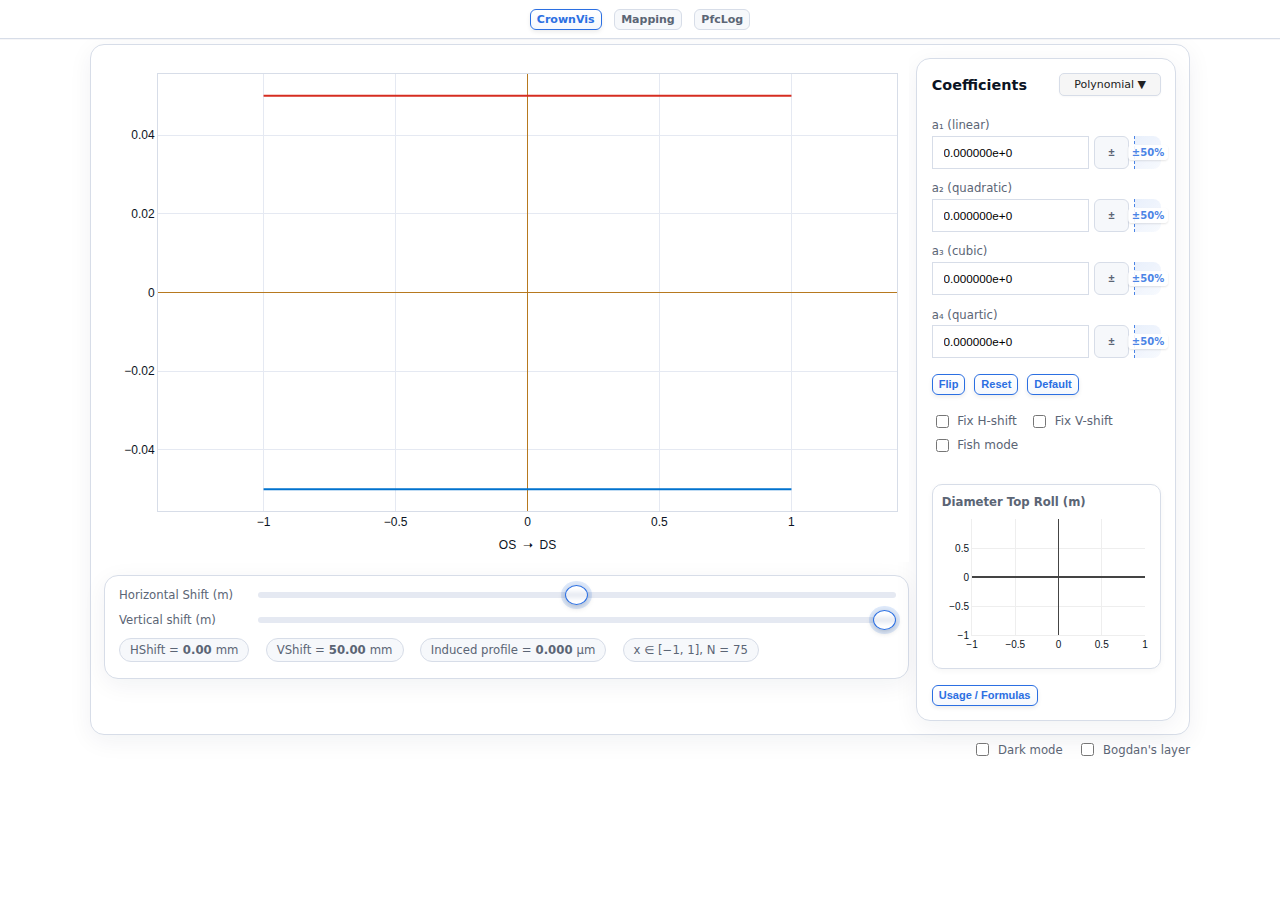
<file: primetals/crownvis/index.html>
<!DOCTYPE html>
<html lang="en">
  <head>
    <meta charset="utf-8" />
    <meta name="viewport" content="width=device-width, initial-scale=1" />
    <title>Roll shift visualizer</title>
    <script type="module" crossorigin src="/primetals/assets/crownvis-BXlYr9FY.js"></script>
    <link rel="modulepreload" crossorigin href="/primetals/assets/navigation-B7fLjyHe.js">
    <link rel="modulepreload" crossorigin href="/primetals/assets/help-DZQAhnPH.js">
    <link rel="stylesheet" crossorigin href="/primetals/assets/navigation-BrK1exYd.css">
  </head>
  <body>
    <main class="app">
      <section class="panel card panel--split">
        <div class="panel-left">
          <!-- IMPORTANT: Plotly uses a DIV, not SVG -->
          <div id="plot"></div>

          <div class="controls card controls--bottom">
            <div class="row row--compact">
              <label for="hshift">Horizontal Shift (m)</label>
              <input id="hshift" type="range" min="-0.4" max="0.4" step="0.001" />
            </div>
            <div class="row row--compact">
              <label for="vshift">Vertical shift (m)</label>
              <input id="vshift" type="range" min="-0.001" max="0.001" step="0.00001" />
            </div>

            <div class="meta">
              <span class="badge" id="hbadge">HShift = <strong id="hshiftMM" >0.00</strong> mm</span>
              <span class="badge" id="vbadge">VShift = <strong id="vshiftMM">0.00</strong> mm</span>
              <span class="badge" id="profileFormula">Induced profile = <strong id="profileVal">—</strong> µm</span>
              <span class="badge">x ∈ [−1, 1], N = <span id="npts"></span></span>
            </div>
          </div>
        </div>

        <div class="coeffs card">
          <div class="coeffs-header">
            <h2 class="title">Coefficients</h2>
            <div class="dropdown">
              <button id="coeffDropdownBtn" class="dropdown-btn">Select ▼</button>
              <div id="coeffDropdownMenu" class="dropdown-menu">
                <button class="dropdown-item" data-type="Polynomial">Polynomial</button>
                <button class="dropdown-item" data-type="SmartCrown">SmartCrown</button>
                <button class="dropdown-item" data-type="Tapered">Tapered</button>
              </div>
            </div>
          </div>
          <div class="coeff">
            <label for="a1">a₁ (linear)</label>
            <input id="a1" type="text" inputmode="decimal" />
          </div>
          <div class="coeff">
            <label for="a2">a₂ (quadratic)</label>
            <input id="a2" type="text" inputmode="decimal" />
          </div>
          <div class="coeff">
            <label for="a3">a₃ (cubic)</label>
            <input id="a3" type="text" inputmode="decimal" />
          </div>
          <div class="coeff">
            <label for="a4">a₄ (quartic)</label>
            <input id="a4" type="text" inputmode="decimal" />
          </div>
          <div class="help-btn-wrap">
            <button id="flipPairBtn" type="button" class="help-btn" title="Flip OS-DS">Flip</button>
            <button id="resetCoeffsBtn" type="button" class="help-btn" title="Reset coefficients to session start">Reset</button>
            <button id="tokenCoeffsBtn" type="button" class="help-btn" title="Reset to hardcoded defaults">Default</button>
          </div>
          <div class="help-btn-wrap toggles-row">
            <label class="toggle-label">
              <input id="fixShiftChk" type="checkbox" title="Keep current shift when editing coefficients"/> Fix H-shift
            </label>
            <label class="toggle-label">
              <input id="fixVShiftChk" type="checkbox" checked title="Keep current vertical shift when editing coefficients"/> Fix V-shift
            </label>
            <label class="toggle-label">
              <input id="mirrorToggleChk" type="checkbox" checked title="Show mirrored fish, fills & diff curve"/> Fish mode
            </label>
          </div>
          <div class="poly-plot-wrap">
            <h3 class="mini-title">Diameter Top Roll (m)</h3>
            <div id="polyPlot"></div>
          </div>
          <div class="help-btn-wrap">
            <button id="helpBtn" type="button" class="help-btn" title="Usage & formulas">Usage / Formulas</button>
          </div>
        </div>
        </div>
      </section>
    </main>

    <footer class="app-footer">
      <label class="debug-toggle"><input id="darkToggle" type="checkbox" /> Dark mode</label>
      <label class="debug-toggle"><input id="debugToggle" type="checkbox" /> Bogdan's layer</label>
    </footer>

  </body>
  </html>
</file>
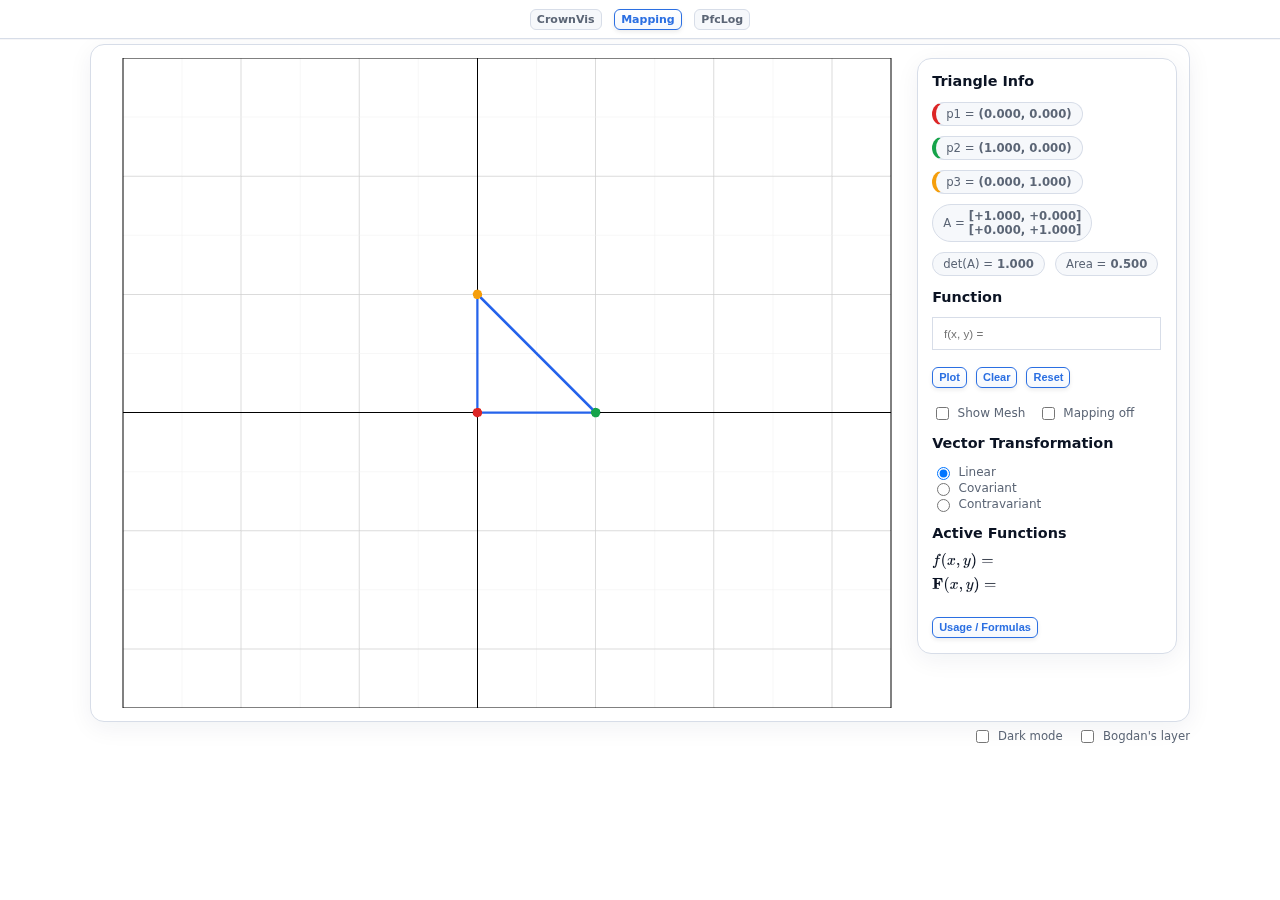
<file: primetals/mapping/index.html>
<!DOCTYPE html>
<html lang="en">
  <head>
    <meta charset="utf-8" />
    <meta name="viewport" content="width=device-width, initial-scale=1" />
    <title>Mapping</title>
    <script type="module" crossorigin src="/primetals/assets/mapping-Dcp3oaKr.js"></script>
    <link rel="modulepreload" crossorigin href="/primetals/assets/navigation-B7fLjyHe.js">
    <link rel="modulepreload" crossorigin href="/primetals/assets/help-DZQAhnPH.js">
    <link rel="stylesheet" crossorigin href="/primetals/assets/navigation-BrK1exYd.css">
    <link rel="stylesheet" crossorigin href="/primetals/assets/mapping-BUEcpgbM.css">
  </head>
  <body>
    <main class="app">
      <section class="panel card panel--split">
        <div class="panel-left">
          <div id="triangle-plot" style="width: 100%; height: 650px;"></div>
        </div>

        <div class="control-panel card">
          
          <div class="info-section">
            <h2 class="title">Triangle Info</h2>
            <div id="vertex-info"></div>
          </div>
          
          <h2 class="title">Function</h2>
          <div class="coeff">
            <input id="function-expr" type="text" placeholder="f(x, y) = " />
          </div>
          
          <div class="help-btn-wrap">
            <button id="plot-p1-btn" type="button" class="help-btn">Plot</button>
            <button id="clear-p1-btn" type="button" class="help-btn">Clear</button>
            <button id="reset-triangle-btn" type="button" class="help-btn">Reset</button>
          </div>

          <div class="toggles-row">
            <label class="toggle-label">
              <input id="show-mesh-checkbox" type="checkbox"/>Show Mesh
            </label>
            <label class="toggle-label">
              <input id="mapping-off-checkbox" type="checkbox"/>Mapping off
            </label>
          </div>

          <h2 class="title">Vector Transformation</h2>
          <div class="transformation-options">
            <label class="toggle-label">
              <input id="transformation-linear" type="radio" name="transformation-type" value="linear" checked/>Linear
            </label>
            <label class="toggle-label">
              <input id="transformation-covariant" type="radio" name="transformation-type" value="covariant"/>Covariant
            </label>
            <label class="toggle-label">
              <input id="transformation-contravariant" type="radio" name="transformation-type" value="contravariant"/>Contravariant
            </label>
          </div>

          <h2 class="title">Active Functions</h2>
          <div id="active-functions-display" class="active-functions-display"></div>

          <div class="help-btn-wrap">
            <button id="helpBtn" type="button" class="help-btn" title="Usage & formulas">Usage / Formulas</button>
          </div>
        </div>
      </section>
    </main>
    <footer class="app-footer">
      <label class="debug-toggle"><input id="darkToggle" type="checkbox" /> Dark mode</label>
      <label class="debug-toggle"><input id="debugToggle" type="checkbox" /> Bogdan's layer</label>
    </footer>
  </body>
</html>
</file>
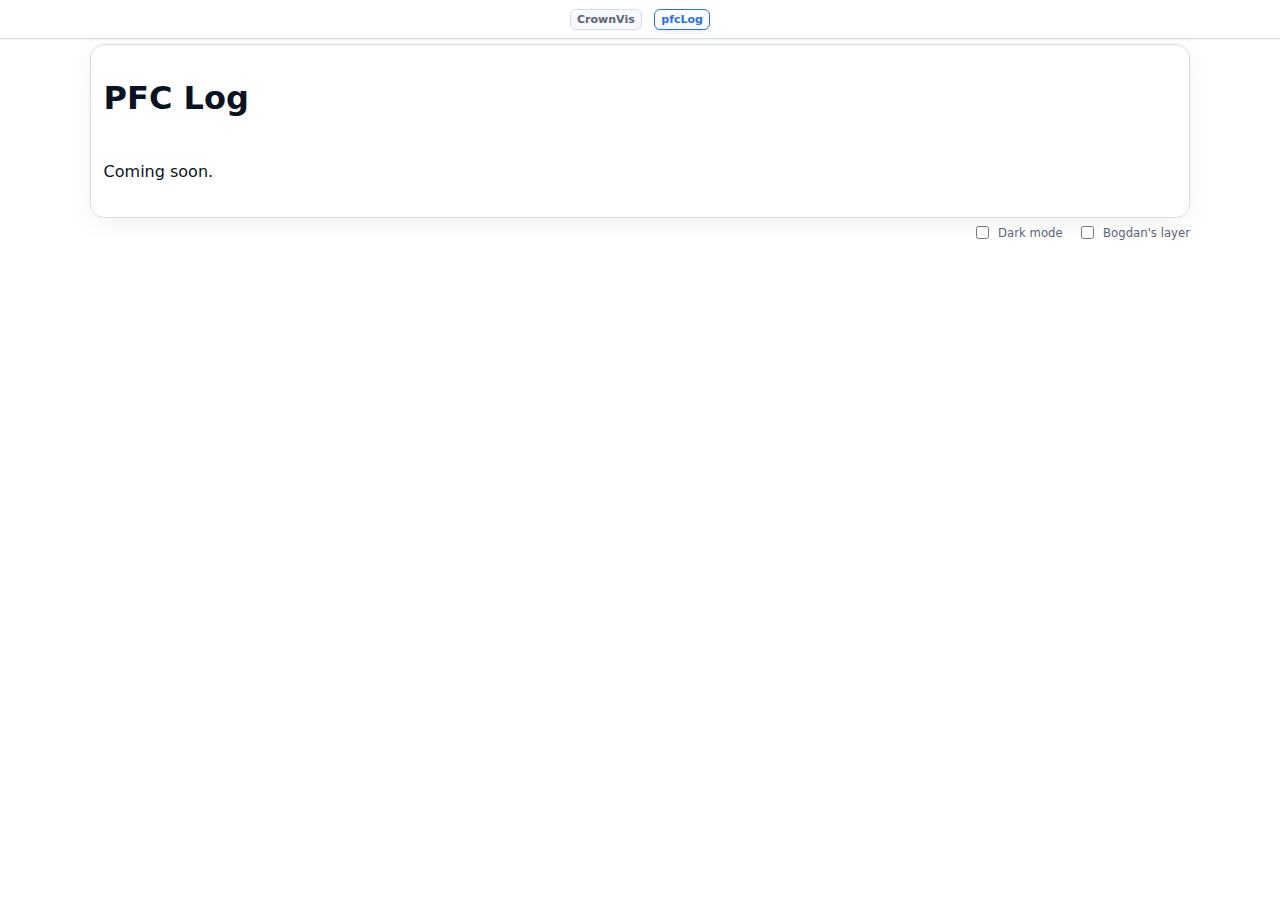
<file: primetals/pfclog/index.html>
<!DOCTYPE html>
<html lang="en">
  <head>
    <meta charset="utf-8" />
    <meta name="viewport" content="width=device-width, initial-scale=1" />
    <title>PFC Log</title>
    <script type="module" crossorigin src="/primetals/assets/pfclog-CvIo_FYz.js"></script>
    <link rel="modulepreload" crossorigin href="/primetals/assets/initThemeDebug-DWzlb7pU.js">
    <link rel="stylesheet" crossorigin href="/primetals/assets/initThemeDebug-gfCsqRPK.css">
  </head>
  <body>
    <header class="topbar">
      <div class="topbar__inner">
        <nav class="topbar__nav" aria-label="Main">
          <ul class="topbar__links">
            <li><a class="btn" href="../crownvis/">CrownVis</a></li>
            <li><a class="help-btn" href="./" aria-current="page">pfcLog</a></li>
          </ul>
        </nav>
      </div>
    </header>
    <main class="app">
      <section class="panel card">
        <h1>PFC Log</h1>
        <p>Coming soon.</p>
        <div id="pfclog-root"></div>
      </section>
    </main>
    <footer class="app-footer">
      <label class="debug-toggle"><input id="darkToggle" type="checkbox" /> Dark mode</label>
      <label class="debug-toggle"><input id="debugToggle" type="checkbox" /> Bogdan's layer</label>
    </footer>
  </body>
</html>
</file>
<file: primetals/assets/navigation-BrK1exYd.css>
:root{--color-bg: #ffffff;--color-ink: #0b1323;--color-muted: #5b6575;--color-accent: #2b6fe2;--color-red: #d62d20;--color-blue: #0072ce;--color-yellow: #b7791f;--color-gray: #6b7280;--plot-red-line: var(--color-red);--plot-blue-line: var(--color-blue);--plot-diff-line: var(--color-gray);--plot-top-label: #b91c1c;--plot-bottom-label: #1d4ed8;--plot-red-fill-rgb: 214, 45, 32;--plot-blue-fill-rgb: 0, 114, 206;--plot-line-width: 2;--plot-fill-line-width: 0;--plot-label-font-size: 14;--color-grid: #e5e9f2;--color-border: #d7dde8;--surface-card: #ffffff;--surface-alt: #f6f8fb;--space-1: 3.6px;--space-2: 5.4px;--space-3: 7.2px;--space-4: 9px;--space-5: 10.8px;--space-6: 12.6px;--space-7: 14.4px;--space-8: 16.2px;--space-9: 21.6px;--space-10: 27px;--fs-xs: 9px;--fs-sm: 9.9px;--fs-base: 11.7px;--fs-h2: 14.4px;--fs-h1: 19.8px;--ff-sans: ui-sans-serif, system-ui, -apple-system, Segoe UI, Roboto, Arial;--ff-mono: ui-monospace, SFMono-Regular, Menlo, Consolas, "Liberation Mono", monospace;--radius-sm: 6px;--radius-md: 8px;--radius-lg: 14px;--shadow-card: 0 6px 24px rgba(20,34,66,.06);--shadow-btn: 0 2px 4px rgba(0,0,0,.08);--transition-fast: .15s}*{box-sizing:border-box}body{margin:0;background:var(--color-bg);color:var(--color-ink);font-family:var(--ff-sans)}.app{width:min(1100px,100%);margin:var(--space-2) auto;display:grid;gap:var(--space-8)}.panel{display:grid;gap:var(--space-3);padding:var(--space-6)}:where(.btn,.help-btn){--_btn-bg: var(--surface-alt);--_btn-color: var(--color-muted);--_btn-border: var(--color-border);border:1px solid var(--_btn-border);background:var(--_btn-bg);color:var(--_btn-color);font-size:11px;padding:4px 6px;border-radius:6px;line-height:1;cursor:pointer;font-weight:600;display:inline-flex;align-items:center;justify-content:center;gap:4px;text-decoration:none;transition:background var(--transition-fast),color var(--transition-fast),border-color var(--transition-fast),box-shadow var(--transition-fast),transform var(--transition-fast)}:where(.btn,.help-btn):hover{background:#eef3fa;color:#111;border-color:var(--color-accent)}body.dark{--color-bg: #232e3a;--surface-card: #2c3947;--surface-alt: #344354;--color-border: #445465;--color-grid: #4a5b6d;--color-ink: #f4f8fb;--color-muted: #c2ccd6;--color-accent: #3182ff;--shadow-card: 0 6px 24px rgba(0,0,0,.42);--shadow-btn: 0 2px 4px rgba(0,0,0,.5);--plot-top-label: #ffd6cf;--plot-bottom-label: #cfe8ff}body.dark :where(.btn){background:var(--surface-alt);color:var(--color-muted);border-color:var(--color-border);box-shadow:var(--shadow-btn)}body.dark :where(.btn):hover{background:#3b4a5b;color:var(--color-ink);border-color:#3182ff}body.theme-changing :where(.btn,.help-btn){transition:none!important}:root{--coeff-drag-w: 27px;--coeff-flip-min: 34.2px;--col-label: 126px;--col-tail: 108px;--slider-thumb-shadow: 0 0 0 4px rgba(43,111,226,.15), 0 2px 6px rgba(0,0,0,.25)}.panel--split{grid-template-columns:1fr 260px;align-items:start}.panel-left{display:flex;flex-direction:column;gap:var(--space-6)}.controls{display:grid;gap:var(--space-5);padding:var(--space-6) var(--space-7) var(--space-8)}.controls--bottom{margin-top:auto}.row{display:grid;grid-template-columns:var(--col-label) 1fr var(--col-tail);gap:var(--space-5);align-items:center}.row--compact{grid-template-columns:var(--col-label) 1fr}.row-3{display:grid;grid-template-columns:repeat(3,1fr);gap:var(--space-4)}.card{background:var(--surface-card);border:1px solid var(--color-border);border-radius:var(--radius-lg);box-shadow:var(--shadow-card)}header h1{margin:0 0 var(--space-1);font-size:var(--fs-h1)}header p{margin:0;color:var(--color-muted)}.mini-title{margin:0;font-size:var(--fs-base);font-weight:600;color:var(--color-muted)}label{color:var(--color-muted);font-size:var(--fs-base)}input[type=text]{width:100%;padding:var(--space-4) var(--space-5);border:1px solid var(--color-border);border-radius:var(--radius-input);font-size:var(--fs-base);background:#fff}input[type=text]:focus{outline:2px solid rgba(43,111,226,.2);border-color:var(--color-accent)}input[type=range]{width:100%;height:6px;appearance:none;background:var(--color-grid);border-radius:999px;cursor:pointer}input[type=range]::-webkit-slider-thumb{appearance:none;width:23px;height:20px;border-radius:50%;background:transparent;border:1px solid var(--color-accent);box-shadow:var(--slider-thumb-shadow);transition:background var(--transition-fast),box-shadow var(--transition-fast),transform var(--transition-fast);-webkit-backdrop-filter:blur(2px);backdrop-filter:blur(2px)}input[type=range]:hover::-webkit-slider-thumb{box-shadow:0 0 0 6px #2b6fe238,0 2px 8px #0000004d}input[type=range]:active::-webkit-slider-thumb{transform:scale(.92);box-shadow:0 0 0 8px #2b6fe247,0 2px 10px #00000059}input[type=range]:focus-visible::-webkit-slider-thumb{outline:2px solid rgba(43,111,226,.5);outline-offset:2px}input[type=range]::-moz-range-track{height:6px;background:var(--color-grid);border-radius:999px}input[type=range]::-moz-range-thumb{width:32px;height:32px;border-radius:50%;background:transparent;border:3px solid var(--color-accent);box-shadow:var(--slider-thumb-shadow);transition:background var(--transition-fast),box-shadow var(--transition-fast),transform var(--transition-fast);cursor:pointer}input[type=range]:hover::-moz-range-thumb{box-shadow:0 0 0 6px #2b6fe238,0 2px 8px #0000004d}input[type=range]:active::-moz-range-thumb{transform:scale(.92);box-shadow:0 0 0 8px #2b6fe247,0 2px 10px #00000059}@media (forced-colors: active){input[type=range]::-webkit-slider-thumb{background:Canvas;border:2px solid Highlight}input[type=range]::-moz-range-thumb{background:Canvas;border:2px solid Highlight}}:where(.btn,.coeff .flip-btn,.help-btn,.text-popup__close,.text-popup__max){--_btn-bg: var(--surface-alt);--_btn-color: var(--color-muted);--_btn-border: var(--color-border);border:1px solid var(--_btn-border);background:var(--_btn-bg);color:var(--_btn-color);font-size:11px;padding:4px 6px;border-radius:6px;line-height:1;cursor:pointer;font-weight:600;display:inline-flex;align-items:center;justify-content:center;gap:4px;text-decoration:none;transition:background var(--transition-fast),color var(--transition-fast),border-color var(--transition-fast),box-shadow var(--transition-fast),transform var(--transition-fast)}:where(.btn,.coeff .flip-btn,.help-btn,.text-popup__close,.text-popup__max):hover{background:#eef3fa;color:#111;border-color:var(--color-accent)}:where(.btn,.coeff .flip-btn,.help-btn,.text-popup__close,.text-popup__max):active{background:#dbe7f6}:where(.btn,.coeff .flip-btn,.help-btn,.text-popup__close,.text-popup__max):focus-visible{outline:2px solid rgba(43,111,226,.5);outline-offset:2px}.coeff .flip-btn{min-width:var(--coeff-flip-min)}.help-btn-wrap{margin-top:var(--space-1);display:flex;justify-content:flex-start;gap:var(--space-4)}.toggles-row{margin-top:var(--space-1);display:flex;align-items:center;flex-wrap:wrap;gap:var(--space-2) var(--space-6)}.toggle-label{font-size:12px;display:flex;align-items:center;gap:var(--space-2);cursor:pointer}.help-btn{--_btn-bg: linear-gradient(#fff,#f5f8fd);--_btn-color: var(--color-accent);--_btn-border: var(--color-accent);box-shadow:var(--shadow-btn)}.help-btn:hover{--_btn-bg: linear-gradient(#f8fbff,#e9f2fd)}.help-btn:active{transform:translateY(1px)}body.theme-changing :where(.btn,.coeff .flip-btn,.help-btn,.text-popup__close,.text-popup__max){transition:none!important}.coeff{display:flex;flex-direction:column;gap:var(--space-1);position:relative}.coeff .coeff-row{display:flex;align-items:stretch;gap:var(--space-2)}.coeff .coeff-row input{flex:1;min-width:0}.coeff .coeff-drag{position:relative;width:var(--coeff-drag-w);display:flex;flex-direction:column;gap:2px;align-items:center;justify-content:center;font-size:10px;font-weight:600;color:var(--color-accent);background:linear-gradient(135deg,#2b6fe21f,#2b6fe20a);border-left:1px dashed var(--color-accent);border-radius:0 8px 8px 0;opacity:.85;cursor:ew-resize;transition:background var(--transition-fast),opacity var(--transition-fast)}.coeff .coeff-drag:hover{opacity:1;background:linear-gradient(135deg,#2b6fe22e,#2b6fe20f)}.coeff .coeff-drag.active{background:#2b6fe240}.coeff .coeff-drag span{background:#ffffffe6;padding:2px 4px;border-radius:4px;box-shadow:0 1px 2px #0000001f;text-align:center}body.theme-changing .coeff .flip-btn,body.theme-changing .btn,body.theme-changing .help-btn,body.theme-changing .text-popup__close,body.theme-changing .text-popup__max{transition:none!important}.meta{display:flex;gap:var(--space-8);flex-wrap:wrap;font-size:var(--fs-base);color:var(--color-muted)}.badge{background:var(--surface-alt);border:1px solid var(--color-border);padding:4px 10px;border-radius:999px;display:inline-flex;align-items:center;gap:4px;font-size:var(--fs-base);line-height:1.2;color:var(--color-muted);font-weight:500}.poly-plot-wrap{margin-top:var(--space-8);padding:var(--space-5) var(--space-4) var(--space-4);border:1px solid var(--color-border);border-radius:10px;background:#fff;box-shadow:0 2px 6px #0000000a;display:flex;flex-direction:column;gap:var(--space-2)}#polyPlot{width:100%;height:144px}#plot{width:100%;height:504px}#plot.drop-hover{outline:3px dashed var(--color-accent);outline-offset:4px;filter:brightness(.97)}.text-popup{position:fixed;top:60px;left:60px;max-width:520px;width:520px;max-height:60vh;display:flex;flex-direction:column;z-index:1200;padding:0;overflow:hidden;background:#fff;border:1px solid var(--color-border);border-radius:14px;box-shadow:var(--shadow-card)}.text-popup__header{display:flex;align-items:center;justify-content:space-between;gap:12px;padding:10px 14px;border-bottom:1px solid var(--color-border);background:linear-gradient(#f9fafb,#f1f5f9)}.text-popup__title{font-size:13px;font-weight:600;flex:1;overflow:hidden;text-overflow:ellipsis;white-space:nowrap}.text-popup__actions{display:flex;align-items:center;gap:10px}.text-popup__trunc{font-size:11px;color:var(--color-muted);text-transform:uppercase;letter-spacing:.5px}.text-popup__body{margin:0;padding:12px 14px 16px;font-size:12px;line-height:1.4;overflow:auto;white-space:pre;background:#fff;scrollbar-width:thin;scrollbar-color:#a3b0bc #eef2f6}.text-popup__body code{font-family:var(--ff-mono)}.help-popup{text-align:left;max-width:760px;width:720px;max-height:72vh}.help-popup .text-popup__body{font-size:13px;line-height:1.35}.help-popup .text-popup__body p{margin:0 0 6px}.help-popup .text-popup__body h3{margin:12px 0 6px;font-size:14px}.help-popup .text-popup__body mjx-container[display=true]{margin:6px 0!important}.help-popup .text-popup__body mjx-container:not([display=true]){margin:0 1px}.help-popup ul{margin:0 0 12px 20px;padding:0}.help-popup li{margin:0 0 6px}.help-popup code{background:#f1f5f9;padding:2px 4px;border-radius:4px;font-size:12px}.help-popup .MathJax{font-size:1.05em}.text-popup__body::-webkit-scrollbar{width:10px}.text-popup__body::-webkit-scrollbar-track{background:#eef2f6}.text-popup__body::-webkit-scrollbar-thumb{background:#c1ccd6;border-radius:6px;border:2px solid #eef2f6}.text-popup__body::-webkit-scrollbar-thumb:hover{background:#acb8c2}.pfc-log-container{padding:var(--space-6)}.pfc-log-content{max-width:800px;margin:0 auto}.pfc-log-content h2{margin:0 0 var(--space-4);color:var(--color-ink)}.pfc-log-content p{margin:0 0 var(--space-3);color:var(--color-muted)}.pfc-log-content ul{margin:0 0 var(--space-4);padding-left:var(--space-6)}.pfc-log-content li{margin:0 0 var(--space-2);color:var(--color-muted)}.pfc-log-content code{background:var(--surface-alt);padding:2px 6px;border-radius:4px;font-family:var(--ff-mono);font-size:12px;color:var(--color-accent)}.drop-zone{margin-top:var(--space-6);padding:var(--space-8);border:2px dashed var(--color-border);border-radius:12px;background:var(--surface-alt);text-align:center;transition:border-color var(--transition-fast),background var(--transition-fast)}.drop-zone.drop-hover{border-color:var(--color-accent);background:color-mix(in oklab,var(--color-accent) 8%,var(--surface-alt))}.drop-zone-content{display:flex;flex-direction:column;align-items:center;gap:var(--space-3)}.drop-icon{font-size:48px;opacity:.6}.drop-zone-content p{margin:0;color:var(--color-muted)}.drop-hint{font-size:12px;opacity:.8}.pfc-results-popup{position:fixed;top:60px;left:60px;max-width:600px;width:600px;max-height:70vh;display:flex;flex-direction:column;z-index:1200;padding:0;overflow:hidden;background:#fff;border:1px solid var(--color-border);border-radius:14px;box-shadow:var(--shadow-card)}.pfc-results-popup__header{display:flex;align-items:center;justify-content:space-between;gap:12px;padding:10px 14px;border-bottom:1px solid var(--color-border);background:linear-gradient(#f9fafb,#f1f5f9)}.pfc-results-popup__title{font-size:13px;font-weight:600;flex:1;overflow:hidden;text-overflow:ellipsis;white-space:nowrap}.pfc-results-popup__actions{display:flex;align-items:center;gap:10px}.pfc-results-popup__stats{font-size:11px;color:var(--color-muted)}.pfc-results-popup__body{margin:0;padding:12px 14px 16px;font-size:12px;line-height:1.4;overflow:auto;background:#fff;scrollbar-width:thin;scrollbar-color:#a3b0bc #eef2f6}.pfc-results-popup__body h3{margin:0 0 12px;font-size:14px;color:var(--color-ink)}.plate-lines{display:flex;flex-direction:column;gap:8px}.plate-line{padding:8px 12px;background:var(--surface-alt);border:1px solid var(--color-border);border-radius:8px;font-family:var(--ff-mono);font-size:11px;line-height:1.3;color:var(--color-ink);word-break:break-all}.pfc-results-popup__body::-webkit-scrollbar{width:10px}.pfc-results-popup__body::-webkit-scrollbar-track{background:#eef2f6}.pfc-results-popup__body::-webkit-scrollbar-thumb{background:#c1ccd6;border-radius:6px;border:2px solid #eef2f6}.pfc-results-popup__body::-webkit-scrollbar-thumb:hover{background:#acb8c2}.topbar{position:sticky;top:0;z-index:1000;width:100%;align-self:start;justify-self:stretch;background:var(--surface-card);border-bottom:1px solid var(--color-border);box-shadow:0 1px #1422420a}.topbar__inner{width:min(1100px,100%);margin:0 auto;display:grid;grid-template-columns:1fr;align-items:center;gap:var(--space-6);padding:8px var(--space-7)}.topbar__nav{justify-self:center}.topbar__links{list-style:none;margin:0;padding:0;display:flex;gap:var(--space-6)}.topbar__link{text-decoration:none;color:var(--color-muted);padding:6px 8px;border-radius:8px;font-weight:600;transition:color var(--transition-fast),background var(--transition-fast)}.topbar__link:hover{color:var(--color-ink);background:var(--surface-alt)}.topbar__link.is-active{color:var(--color-accent);background:color-mix(in oklab,var(--color-accent) 12%,transparent)}.app-footer{width:min(1100px,100%);margin:0 auto var(--space-9);display:flex;justify-content:flex-end;font-size:var(--fs-base);color:var(--color-muted);gap:var(--space-7)}.debug-toggle{cursor:pointer;-webkit-user-select:none;user-select:none;display:flex;align-items:center;gap:6px}body.dark{--color-bg: #232e3a;--surface-card: #2c3947;--surface-alt: #344354;--color-border: #445465;--color-grid: #4a5b6d;--color-ink: #f4f8fb;--color-muted: #c2ccd6;--color-accent: #3182ff;--shadow-card: 0 6px 24px rgba(0,0,0,.42);--shadow-btn: 0 2px 4px rgba(0,0,0,.5)}body.dark .card{background:var(--surface-card)}body.dark input[type=text]{background:#243242;color:var(--color-ink);border-color:var(--color-border)}body.dark input[type=text]:focus{outline:2px solid rgba(59,130,246,.35);border-color:#3b82f6}body.dark .help-btn{background:linear-gradient(#2f3c4b,#384858);color:#b9dcff;border-color:#486078}body.dark .help-btn:hover{background:linear-gradient(#364555,#405062)}body.dark :where(.btn,.coeff .flip-btn,.text-popup__close,.text-popup__max){background:var(--surface-alt);color:var(--color-muted);border-color:var(--color-border);box-shadow:var(--shadow-btn)}body.dark :where(.btn,.coeff .flip-btn,.text-popup__close,.text-popup__max):hover{background:#3b4a5b;color:var(--color-ink);border-color:#3182ff}body.dark .text-popup{background:var(--surface-alt)}body.dark .text-popup__header{background:linear-gradient(#344456,#2c3947);border-color:var(--color-border)}body.dark .text-popup__body{background:var(--surface-alt);scrollbar-color:#4c5d6e #2c3947}body.dark code{background:#25313b}body.dark .pfc-results-popup{background:var(--surface-alt)}body.dark .pfc-results-popup__header{background:linear-gradient(#344456,#2c3947);border-color:var(--color-border)}body.dark .pfc-results-popup__body{background:var(--surface-alt);scrollbar-color:#4c5d6e #2c3947}body.dark .plate-line{background:var(--surface-card);border-color:var(--color-border);color:var(--color-ink)}body.dark .pfc-results-popup__body::-webkit-scrollbar-track{background:#2c3947}body.dark .pfc-results-popup__body::-webkit-scrollbar-thumb{background:#4c5d6e;border:2px solid #2c3947}body.dark .pfc-results-popup__body::-webkit-scrollbar-thumb:hover{background:#5a6c7f}body.dark .drop-zone{border-color:var(--color-border);background:var(--surface-card)}body.dark .drop-zone.drop-hover{border-color:var(--color-accent);background:color-mix(in oklab,var(--color-accent) 12%,var(--surface-card))}body.dark #plot.drop-hover{outline-color:#3b82f6}body.dark .poly-plot-wrap{background:var(--surface-alt)}body.dark .meta{color:var(--color-muted)}body.dark .badge{color:var(--color-ink)}body.dark .coeff .coeff-drag{background:linear-gradient(135deg,#3182ff33,#3182ff14);border-left-color:#3182ff}body.dark .coeff .coeff-drag.active{background:#3182ff4d}body.dark .coeff .coeff-drag span{background:#2c3947}body.dark .text-popup__body::-webkit-scrollbar-track{background:#2c3947}body.dark .text-popup__body::-webkit-scrollbar-thumb{background:#4c5d6e;border:2px solid #2c3947}body.dark .text-popup__body::-webkit-scrollbar-thumb:hover{background:#5a6c7f}body.dark .topbar{background:var(--surface-card);border-bottom-color:var(--color-border);box-shadow:0 1px #00000059}body.dark .topbar__link.is-active{background:color-mix(in oklab,var(--color-accent) 20%,transparent)}.control-panel,.coeffs{display:flex;flex-direction:column;gap:var(--space-6);padding:var(--space-7)}.title{margin:0;font-size:var(--fs-h2);font-weight:700}.info-section{margin-top:0}.info-section p{margin:.25rem 0;font-family:monospace;font-size:.9rem;color:var(--color-text-secondary)}.control-panel .help-btn,.coeffs .help-btn{margin-bottom:0}.clickable-example{cursor:pointer;color:var(--color-primary);text-decoration:underline;transition:color .2s ease}.clickable-example:hover{color:var(--color-primary-hover)}body.debug .card{outline:2px dashed #b7791f}body.debug .panel-left{outline:2px dashed #2b6fe2}body.debug .coeffs{outline:2px dashed #d62d20}body.debug #plot{outline:2px dashed #0072ce}body.debug .debug-toast{position:fixed;z-index:6000;left:50%;top:18px;transform:translate(-50%);background:#111;color:#fff;font:11px/1.3 var(--ff-mono, ui-monospace, monospace);padding:6px 10px;border-radius:6px;box-shadow:0 4px 16px #0000004d;opacity:0;transition:opacity .25s;pointer-events:none}body.debug .debug-toast.show{opacity:.95}body.debug.debug-dim *:not(.debug-hover-outline):not(.debug-inspector):not(.debug-toast){filter:grayscale(.6) opacity(.9)}.coeffs-header{display:flex;align-items:center;justify-content:flex-start;margin-bottom:var(--space-4)}.dropdown{position:relative;margin-left:auto}.dropdown-btn{font-size:11px;font-family:inherit;padding:4px 14px;border-radius:5px;border:1px solid var(--color-border, #bbb);background:var(--color-bg-secondary, #f6f6f6);color:var(--color-text, #222);cursor:pointer;box-shadow:0 1px 2px #00000008;transition:background .15s}.dropdown-btn:focus,.dropdown-btn:hover{background:var(--color-bg-hover, #eaeaea);outline:none}.dropdown-menu{font-size:11px;margin-left:auto;display:none;position:absolute;right:0;top:110%;background:var(--color-bg, #fff);border:1px solid var(--color-border, #bbb);border-radius:6px;box-shadow:0 2px 8px #00000014;z-index:10;padding:3px 0}.dropdown-menu.show{display:block}.dropdown-item{width:100%;text-align:left;padding:8px 16px;background:none;border:none;color:var(--color-text, #222);font:inherit;cursor:pointer;transition:background .12s}.dropdown-item:hover,.dropdown-item:focus{background:var(--color-bg-hover, #eaeaea);color:var(--color-accent, #0077cc)}
</file>
<file: primetals/assets/mapping-BUEcpgbM.css>
#triangle-plot{width:100%;height:650px}.info-section .meta{gap:10px;align-items:flex-start;margin-top:var(--space-6)}.vertex-a{border-left:4px solid #dc2626!important}.vertex-b{border-left:4px solid #16a34a!important}.vertex-c{border-left:4px solid #f59e0b!important}.active-functions-display{background-color:var(--color-bg-secondary);border-radius:4px;font-size:.9em;min-height:20px;color:var(--color-text-secondary);line-height:1.4}.function-row{display:flex;align-items:center;margin:0;gap:0px;justify-content:flex-start}.function-expression{text-align:left;font-size:12px;font-family:inherit;color:var(--color-text-primary);line-height:2}.function-expression .MathJax{margin:0!important;padding:0!important;line-height:2!important}.function-expression .MathJax svg{margin:0!important;padding:0!important;vertical-align:baseline!important}.mini-title{font-size:.9em;font-weight:600;margin:0 0 4px;color:var(--color-text-primary);text-transform:uppercase;letter-spacing:.5px}
</file>
<file: primetals/assets/initThemeDebug-gfCsqRPK.css>
:root{--color-bg: #ffffff;--color-ink: #0b1323;--color-muted: #5b6575;--color-accent: #2b6fe2;--color-red: #d62d20;--color-blue: #0072ce;--color-yellow: #b7791f;--color-gray: #6b7280;--plot-red-line: var(--color-red);--plot-blue-line: var(--color-blue);--plot-diff-line: var(--color-gray);--plot-top-label: #b91c1c;--plot-bottom-label: #1d4ed8;--plot-red-fill-rgb: 214, 45, 32;--plot-blue-fill-rgb: 0, 114, 206;--plot-line-width: 2;--plot-fill-line-width: 0;--plot-label-font-size: 14;--color-grid: #e5e9f2;--color-border: #d7dde8;--surface-card: #ffffff;--surface-alt: #f6f8fb;--space-1: 3.6px;--space-2: 5.4px;--space-3: 7.2px;--space-4: 9px;--space-5: 10.8px;--space-6: 12.6px;--space-7: 14.4px;--space-8: 16.2px;--space-9: 21.6px;--space-10:27px;--fs-xs: 9px;--fs-sm: 9.9px;--fs-base: 11.7px;--fs-h2: 14.4px;--fs-h1: 19.8px;--ff-sans: ui-sans-serif, system-ui, -apple-system, Segoe UI, Roboto, Arial;--ff-mono: ui-monospace, SFMono-Regular, Menlo, Consolas, "Liberation Mono", monospace;--radius-sm: 6px;--radius-md: 8px;--radius-lg: 14px;--shadow-card: 0 6px 24px rgba(20,34,66,.06);--shadow-btn: 0 2px 4px rgba(0,0,0,.08);--transition-fast: .15s}*{box-sizing:border-box}body{margin:0;background:var(--color-bg);color:var(--color-ink);font-family:var(--ff-sans)}.app{width:min(1100px,100%);margin:var(--space-2) auto;display:grid;gap:var(--space-8)}.panel{display:grid;gap:var(--space-3);padding:var(--space-6)}:where(.btn,.help-btn){--_btn-bg: var(--surface-alt);--_btn-color: var(--color-muted);--_btn-border: var(--color-border);border:1px solid var(--_btn-border);background:var(--_btn-bg);color:var(--_btn-color);font-size:11px;padding:4px 6px;border-radius:6px;line-height:1;cursor:pointer;font-weight:600;display:inline-flex;align-items:center;justify-content:center;gap:4px;text-decoration:none;transition:background var(--transition-fast),color var(--transition-fast),border-color var(--transition-fast),box-shadow var(--transition-fast),transform var(--transition-fast)}:where(.btn,.help-btn):hover{background:#eef3fa;color:#111;border-color:var(--color-accent)}body.dark{--color-bg: #232e3a;--surface-card: #2c3947;--surface-alt: #344354;--color-border: #445465;--color-grid: #4a5b6d;--color-ink: #f4f8fb;--color-muted: #c2ccd6;--color-accent: #3182ff;--shadow-card: 0 6px 24px rgba(0,0,0,.42);--shadow-btn: 0 2px 4px rgba(0,0,0,.5);--plot-top-label: #ffd6cf;--plot-bottom-label: #cfe8ff}body.dark :where(.btn){background:var(--surface-alt);color:var(--color-muted);border-color:var(--color-border);box-shadow:var(--shadow-btn)}body.dark :where(.btn):hover{background:#3b4a5b;color:var(--color-ink);border-color:#3182ff}body.theme-changing :where(.btn,.help-btn){transition:none!important}:root{--coeff-drag-w: 27px;--coeff-flip-min: 34.2px;--col-label: 126px;--col-tail: 108px;--slider-thumb-shadow: 0 0 0 4px rgba(43,111,226,.15), 0 2px 6px rgba(0,0,0,.25)}.panel--split{grid-template-columns:1fr 260px;align-items:start}.panel-left{display:flex;flex-direction:column;gap:var(--space-6)}.controls{display:grid;gap:var(--space-5);padding:var(--space-6) var(--space-7) var(--space-8)}.controls--bottom{margin-top:auto}.row{display:grid;grid-template-columns:var(--col-label) 1fr var(--col-tail);gap:var(--space-5);align-items:center}.row--compact{grid-template-columns:var(--col-label) 1fr}.row-3{display:grid;grid-template-columns:repeat(3,1fr);gap:var(--space-4)}.card{background:var(--surface-card);border:1px solid var(--color-border);border-radius:var(--radius-lg);box-shadow:var(--shadow-card)}header h1{margin:0 0 var(--space-1);font-size:var(--fs-h1)}header p{margin:0;color:var(--color-muted)}.mini-title{margin:0;font-size:var(--fs-base);font-weight:600;color:var(--color-muted)}label{color:var(--color-muted);font-size:var(--fs-base)}input[type=text]{width:100%;padding:var(--space-4) var(--space-5);border:1px solid var(--color-border);border-radius:var(--radius-input);font-size:var(--fs-base);background:#fff}input[type=text]:focus{outline:2px solid rgba(43,111,226,.2);border-color:var(--color-accent)}input[type=range]{width:100%;height:6px;appearance:none;background:var(--color-grid);border-radius:999px;cursor:pointer}input[type=range]::-webkit-slider-thumb{appearance:none;width:23px;height:20px;border-radius:50%;background:transparent;border:1px solid var(--color-accent);box-shadow:var(--slider-thumb-shadow);transition:background var(--transition-fast),box-shadow var(--transition-fast),transform var(--transition-fast);-webkit-backdrop-filter:blur(2px);backdrop-filter:blur(2px)}input[type=range]:hover::-webkit-slider-thumb{box-shadow:0 0 0 6px #2b6fe238,0 2px 8px #0000004d}input[type=range]:active::-webkit-slider-thumb{transform:scale(.92);box-shadow:0 0 0 8px #2b6fe247,0 2px 10px #00000059}input[type=range]:focus-visible::-webkit-slider-thumb{outline:2px solid rgba(43,111,226,.5);outline-offset:2px}input[type=range]::-moz-range-track{height:6px;background:var(--color-grid);border-radius:999px}input[type=range]::-moz-range-thumb{width:32px;height:32px;border-radius:50%;background:transparent;border:3px solid var(--color-accent);box-shadow:var(--slider-thumb-shadow);transition:background var(--transition-fast),box-shadow var(--transition-fast),transform var(--transition-fast);cursor:pointer}input[type=range]:hover::-moz-range-thumb{box-shadow:0 0 0 6px #2b6fe238,0 2px 8px #0000004d}input[type=range]:active::-moz-range-thumb{transform:scale(.92);box-shadow:0 0 0 8px #2b6fe247,0 2px 10px #00000059}@media (forced-colors: active){input[type=range]::-webkit-slider-thumb{background:Canvas;border:2px solid Highlight}input[type=range]::-moz-range-thumb{background:Canvas;border:2px solid Highlight}}:where(.btn,.coeff .flip-btn,.help-btn,.text-popup__close,.text-popup__max){--_btn-bg: var(--surface-alt);--_btn-color: var(--color-muted);--_btn-border: var(--color-border);border:1px solid var(--_btn-border);background:var(--_btn-bg);color:var(--_btn-color);font-size:11px;padding:4px 6px;border-radius:6px;line-height:1;cursor:pointer;font-weight:600;display:inline-flex;align-items:center;justify-content:center;gap:4px;text-decoration:none;transition:background var(--transition-fast),color var(--transition-fast),border-color var(--transition-fast),box-shadow var(--transition-fast),transform var(--transition-fast)}:where(.btn,.coeff .flip-btn,.help-btn,.text-popup__close,.text-popup__max):hover{background:#eef3fa;color:#111;border-color:var(--color-accent)}:where(.btn,.coeff .flip-btn,.help-btn,.text-popup__close,.text-popup__max):active{background:#dbe7f6}:where(.btn,.coeff .flip-btn,.help-btn,.text-popup__close,.text-popup__max):focus-visible{outline:2px solid rgba(43,111,226,.5);outline-offset:2px}.coeff .flip-btn{min-width:var(--coeff-flip-min)}.help-btn-wrap{margin-top:var(--space-1);display:flex;justify-content:flex-start;gap:var(--space-4)}.toggles-row{margin-top:var(--space-1);display:flex;align-items:center;flex-wrap:wrap;gap:var(--space-2) var(--space-6)}.toggle-label{font-size:12px;display:flex;align-items:center;gap:var(--space-2);cursor:pointer}.help-btn{--_btn-bg: linear-gradient(#fff,#f5f8fd);--_btn-color: var(--color-accent);--_btn-border: var(--color-accent);box-shadow:var(--shadow-btn)}.help-btn:hover{--_btn-bg: linear-gradient(#f8fbff,#e9f2fd)}.help-btn:active{transform:translateY(1px)}body.theme-changing :where(.btn,.coeff .flip-btn,.help-btn,.text-popup__close,.text-popup__max){transition:none!important}.coeffs{display:flex;flex-direction:column;gap:var(--space-6);padding:var(--space-7)}.coeffs__title{margin:0;font-size:var(--fs-h2)}.coeff{display:flex;flex-direction:column;gap:var(--space-1);position:relative}.coeff .coeff-row{display:flex;align-items:stretch;gap:var(--space-2)}.coeff .coeff-row input{flex:1;min-width:0}.coeff .coeff-drag{position:relative;width:var(--coeff-drag-w);display:flex;flex-direction:column;gap:2px;align-items:center;justify-content:center;font-size:10px;font-weight:600;color:var(--color-accent);background:linear-gradient(135deg,#2b6fe21f,#2b6fe20a);border-left:1px dashed var(--color-accent);border-radius:0 8px 8px 0;opacity:.85;cursor:ew-resize;transition:background var(--transition-fast),opacity var(--transition-fast)}.coeff .coeff-drag:hover{opacity:1;background:linear-gradient(135deg,#2b6fe22e,#2b6fe20f)}.coeff .coeff-drag.active{background:#2b6fe240}.coeff .coeff-drag span{background:#ffffffe6;padding:2px 4px;border-radius:4px;box-shadow:0 1px 2px #0000001f;text-align:center}body.theme-changing .coeff .flip-btn,body.theme-changing .btn,body.theme-changing .help-btn,body.theme-changing .text-popup__close,body.theme-changing .text-popup__max{transition:none!important}.meta{display:flex;gap:var(--space-8);flex-wrap:wrap;font-size:var(--fs-base);color:var(--color-muted)}.badge{background:var(--surface-alt);border:1px solid var(--color-border);padding:4px 10px;border-radius:999px;display:inline-flex;align-items:center;gap:4px;font-size:var(--fs-base);line-height:1.2;color:var(--color-muted);font-weight:500}.poly-plot-wrap{margin-top:var(--space-8);padding:var(--space-5) var(--space-4) var(--space-4);border:1px solid var(--color-border);border-radius:10px;background:#fff;box-shadow:0 2px 6px #0000000a;display:flex;flex-direction:column;gap:var(--space-2)}#polyPlot{width:100%;height:144px}#plot{width:100%;height:504px}#plot.drop-hover{outline:3px dashed var(--color-accent);outline-offset:4px;filter:brightness(.97)}.text-popup{position:fixed;top:60px;left:60px;max-width:520px;width:520px;max-height:60vh;display:flex;flex-direction:column;z-index:1200;padding:0;overflow:hidden;background:#fff;border:1px solid var(--color-border);border-radius:14px;box-shadow:var(--shadow-card)}.text-popup__header{display:flex;align-items:center;justify-content:space-between;gap:12px;padding:10px 14px;border-bottom:1px solid var(--color-border);background:linear-gradient(#f9fafb,#f1f5f9)}.text-popup__title{font-size:13px;font-weight:600;flex:1;overflow:hidden;text-overflow:ellipsis;white-space:nowrap}.text-popup__actions{display:flex;align-items:center;gap:10px}.text-popup__trunc{font-size:11px;color:var(--color-muted);text-transform:uppercase;letter-spacing:.5px}.text-popup__body{margin:0;padding:12px 14px 16px;font-size:12px;line-height:1.4;overflow:auto;white-space:pre;background:#fff;scrollbar-width:thin;scrollbar-color:#a3b0bc #eef2f6}.text-popup__body code{font-family:var(--ff-mono)}.help-popup{text-align:left;max-width:760px;width:720px;max-height:72vh}.help-popup .text-popup__body{font-size:13px;line-height:1.35}.help-popup .text-popup__body p{margin:0 0 6px}.help-popup .text-popup__body h3{margin:12px 0 6px;font-size:14px}.help-popup .text-popup__body mjx-container[display=true]{margin:6px 0!important}.help-popup .text-popup__body mjx-container:not([display=true]){margin:0 1px}.help-popup ul{margin:0 0 12px 20px;padding:0}.help-popup li{margin:0 0 6px}.help-popup code{background:#f1f5f9;padding:2px 4px;border-radius:4px;font-size:12px}.help-popup .MathJax{font-size:1.05em}.text-popup__body::-webkit-scrollbar{width:10px}.text-popup__body::-webkit-scrollbar-track{background:#eef2f6}.text-popup__body::-webkit-scrollbar-thumb{background:#c1ccd6;border-radius:6px;border:2px solid #eef2f6}.text-popup__body::-webkit-scrollbar-thumb:hover{background:#acb8c2}.topbar{position:sticky;top:0;z-index:1000;width:100%;align-self:start;justify-self:stretch;background:var(--surface-card);border-bottom:1px solid var(--color-border);box-shadow:0 1px #1422420a}.topbar__inner{width:min(1100px,100%);margin:0 auto;display:grid;grid-template-columns:1fr;align-items:center;gap:var(--space-6);padding:8px var(--space-7)}.topbar__nav{justify-self:center}.topbar__links{list-style:none;margin:0;padding:0;display:flex;gap:var(--space-6)}.topbar__link{text-decoration:none;color:var(--color-muted);padding:6px 8px;border-radius:8px;font-weight:600;transition:color var(--transition-fast),background var(--transition-fast)}.topbar__link:hover{color:var(--color-ink);background:var(--surface-alt)}.topbar__link.is-active{color:var(--color-accent);background:color-mix(in oklab,var(--color-accent) 12%,transparent)}.app-footer{width:min(1100px,100%);margin:0 auto var(--space-9);display:flex;justify-content:flex-end;font-size:var(--fs-base);color:var(--color-muted);gap:var(--space-7)}.debug-toggle{cursor:pointer;-webkit-user-select:none;user-select:none;display:flex;align-items:center;gap:6px}body.dark{--color-bg: #232e3a;--surface-card: #2c3947;--surface-alt: #344354;--color-border: #445465;--color-grid: #4a5b6d;--color-ink: #f4f8fb;--color-muted: #c2ccd6;--color-accent: #3182ff;--shadow-card: 0 6px 24px rgba(0,0,0,.42);--shadow-btn: 0 2px 4px rgba(0,0,0,.5)}body.dark .card{background:var(--surface-card)}body.dark input[type=text]{background:#243242;color:var(--color-ink);border-color:var(--color-border)}body.dark input[type=text]:focus{outline:2px solid rgba(59,130,246,.35);border-color:#3b82f6}body.dark .help-btn{background:linear-gradient(#2f3c4b,#384858);color:#b9dcff;border-color:#486078}body.dark .help-btn:hover{background:linear-gradient(#364555,#405062)}body.dark :where(.btn,.coeff .flip-btn,.text-popup__close,.text-popup__max){background:var(--surface-alt);color:var(--color-muted);border-color:var(--color-border);box-shadow:var(--shadow-btn)}body.dark :where(.btn,.coeff .flip-btn,.text-popup__close,.text-popup__max):hover{background:#3b4a5b;color:var(--color-ink);border-color:#3182ff}body.dark .text-popup{background:var(--surface-alt)}body.dark .text-popup__header{background:linear-gradient(#344456,#2c3947);border-color:var(--color-border)}body.dark .text-popup__body{background:var(--surface-alt);scrollbar-color:#4c5d6e #2c3947}body.dark code{background:#25313b}body.dark #plot.drop-hover{outline-color:#3b82f6}body.dark .poly-plot-wrap{background:var(--surface-alt)}body.dark .meta{color:var(--color-muted)}body.dark .badge{color:var(--color-ink)}body.dark .coeff .coeff-drag{background:linear-gradient(135deg,#3182ff33,#3182ff14);border-left-color:#3182ff}body.dark .coeff .coeff-drag.active{background:#3182ff4d}body.dark .coeff .coeff-drag span{background:#2c3947}body.dark .text-popup__body::-webkit-scrollbar-track{background:#2c3947}body.dark .text-popup__body::-webkit-scrollbar-thumb{background:#4c5d6e;border:2px solid #2c3947}body.dark .text-popup__body::-webkit-scrollbar-thumb:hover{background:#5a6c7f}body.dark .topbar{background:var(--surface-card);border-bottom-color:var(--color-border);box-shadow:0 1px #00000059}body.dark .topbar__link.is-active{background:color-mix(in oklab,var(--color-accent) 20%,transparent)}body.debug .card{outline:2px dashed #b7791f}body.debug .panel-left{outline:2px dashed #2b6fe2}body.debug .coeffs{outline:2px dashed #d62d20}body.debug #plot{outline:2px dashed #0072ce}body.debug .debug-toast{position:fixed;z-index:6000;left:50%;top:18px;transform:translate(-50%);background:#111;color:#fff;font:11px/1.3 var(--ff-mono, ui-monospace, monospace);padding:6px 10px;border-radius:6px;box-shadow:0 4px 16px #0000004d;opacity:0;transition:opacity .25s;pointer-events:none}body.debug .debug-toast.show{opacity:.95}body.debug.debug-dim *:not(.debug-hover-outline):not(.debug-inspector):not(.debug-toast){filter:grayscale(.6) opacity(.9)}
</file>
